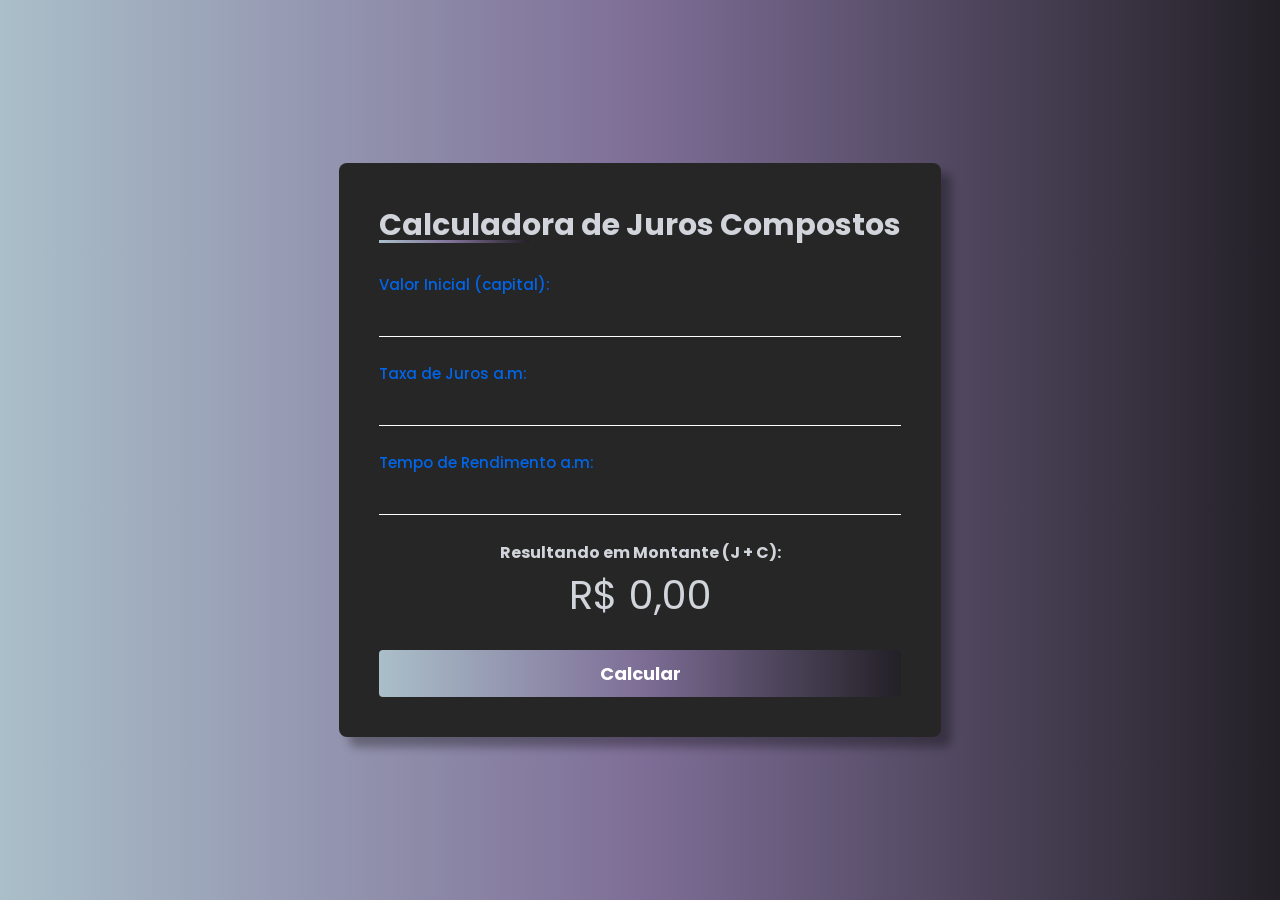
<file: html/p1/index.html>
<!DOCTYPE html>
<html lang="pt-br">
<head>
    <meta charset="UTF-8">
    <meta http-equiv="X-UA-Compatible" content="IE=edge">
    <meta name="viewport" content="width=device-width, initial-scale=1.0">

    <link rel="stylesheet" href="assets/css/style.css">

    <title>Juros Compostos - Projeto</title>
</head>
<body>
    <main id="container">
        <div id="calculator">
            <h2>
                Calculadora de Juros Compostos
            </h2>

            <div id="input_box">
                <div class="input-field">
                    <label for="value">Valor Inicial (capital):</label>
                    <input type="number" id="value">
                </div>

                <div class="input-field">
                    <label for="fee">Taxa de Juros a.m:</label>
                    <input type="number" id="fee">
                </div>

                <div class="input-field">
                    <label for="time">Tempo de Rendimento a.m:</label>
                    <input type="number" id="time">
                </div>
            </div>

            <div id="result">
                <h4>Resultando em Montante (J + C):</h4>
                <span id="total">
                    R$ 0,00
                </span>
            </div>

            <button id="calculate">
                Calcular
            </button>
        </div>
    </main>

    <script type="text/javascript" src="assets/js/script.js"></script>
</body>
</html>
</file>
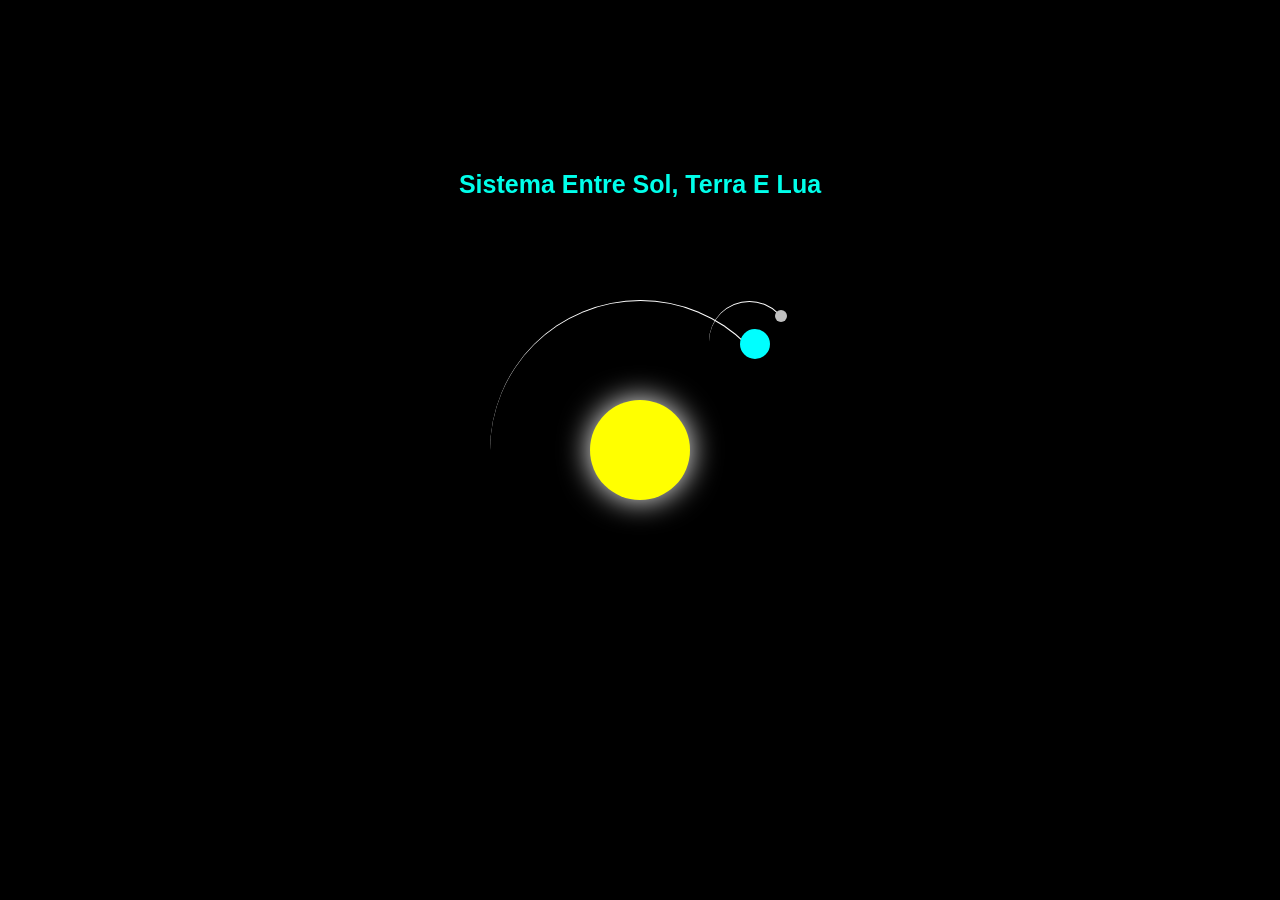
<file: html/p13/index.html>
<!DOCTYPE html>
<html lang="pt-br">
<head>
    <meta charset="UTF-8">
    <meta name="viewport" content="width=device-width, initial-scale=1.0">
    <title>Solar System</title>
    <link rel="stylesheet" href="./style.css">
</head>
<body>
    <div class="container">
        <h1>Sistema entre Sol, Terra e Lua</h1>
        <div class="sun"></div>
        <div class="earth">
            <div class="moon"></div>
        </div>
    </div>
</body>
</html>
</file>
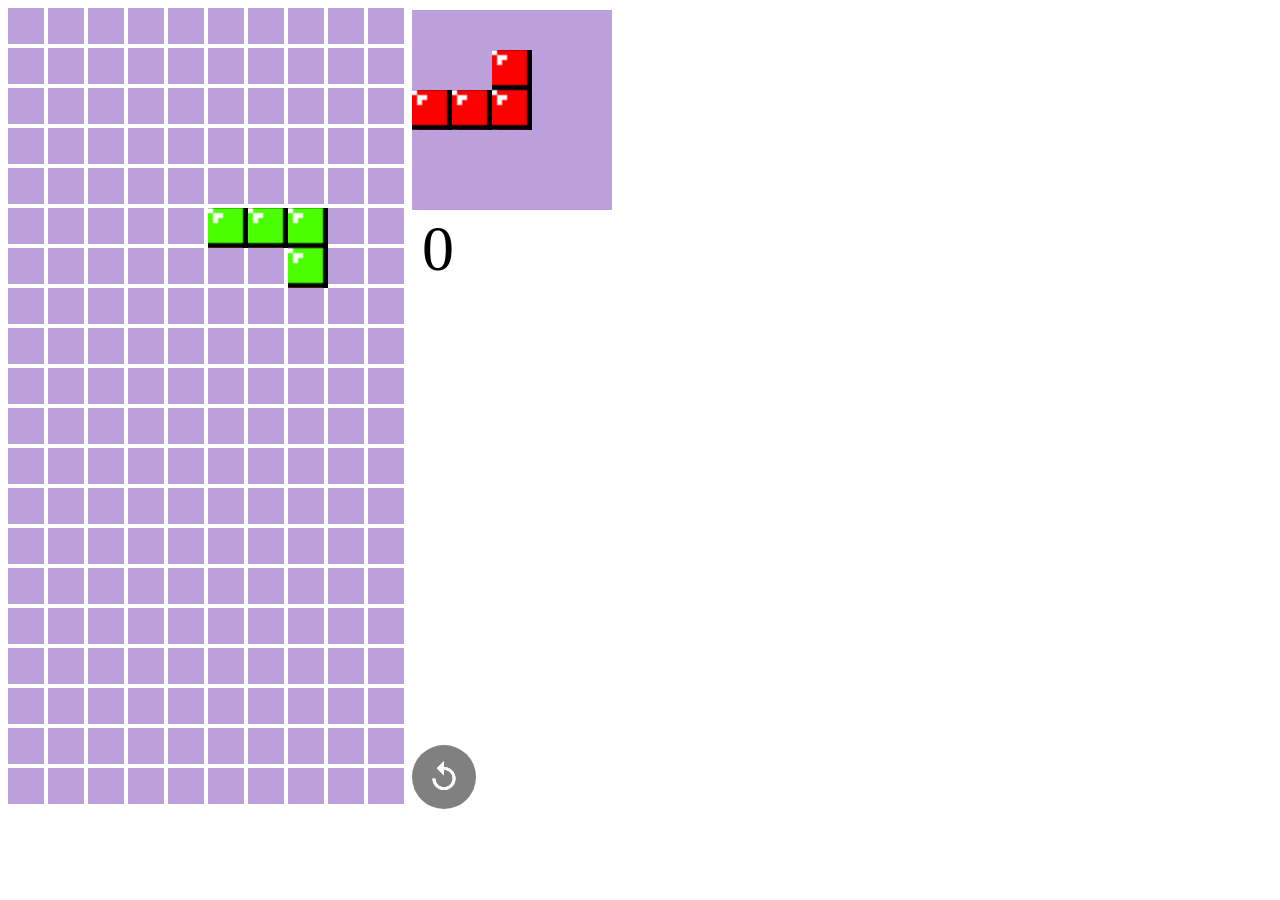
<file: html/p14/index.html>
<html>
  <head>
    <title>Tetris Game</title>
    <style>
      button:hover {
        background-color: #bca0dc !important;
      }
      button:active {
        background-color: #9969d0 !important;
      }
    </style>
  </head>
  <body>
    <canvas id="canvas" width="400" height="800"> </canvas>
    <canvas
      id="nextShapeCanvas"
      width="200"
      height="200"
      style="position: absolute; top: 10"
    >
    </canvas>

    <canvas
      id="scoreCanvas"
      width="200"
      height="200"
      style="position: absolute; top: 220"
    >
    </canvas>

    <button
      style="
        width: 64px;
        height: 64px;
        border-radius: 50%;
        background-color: gray;
        border: 0px;
      "
      onClick="resetVars()"
    >
      <svg height="100%" version="1.1" viewBox="0 0 36 36" width="100%">
        <use class="ytp-svg-shadow" xlink:href="#ytp-id-54"></use>
        <path
          class="ytp-svg-fill"
          fill="#ffffff"
          d="M 18,11 V 7 l -5,5 5,5 v -4 c 3.3,0 6,2.7 6,6 0,3.3 -2.7,6 -6,6 -3.3,0 -6,-2.7 -6,-6 h -2 c 0,4.4 3.6,8 8,8 4.4,0 8,-3.6 8,-8 0,-4.4 -3.6,-8 -8,-8 z"
          id="ytp-id-54"
        ></path>
      </svg>
    </button>
    <img id="image" src="rotations.png" style="display: none" />

    <script src="tetris.js"></script>
  </body>
</html>
</file>
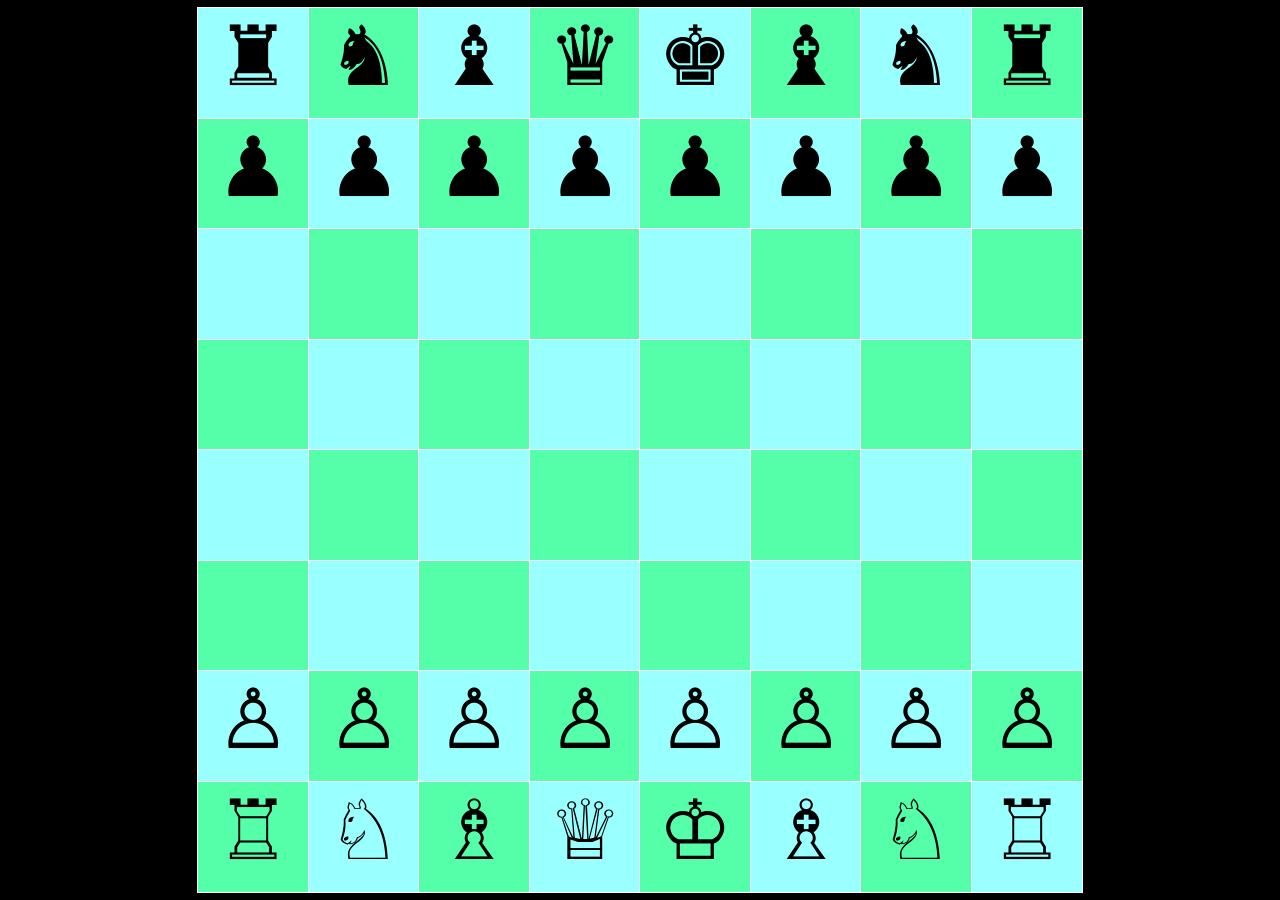
<file: html/p16/index.html>
<!DOCTYPE html>
<html lang="pt-br" >
<head>
  <meta charset="UTF-8">
  <title>Xadrez - Area da Tecnologia</title>
  <link rel="stylesheet" href="style.css">

</head>
<body>
<!doctype html>
<html>
 <head> 
  <title>Xadrez</title> 
  <meta name="viewport" content="width=device-width, initial-scale=1"> 
  <meta charset="UTF-8"> 
 </head> 
 <body> 
  <div id="container"></div> 
 </body>
</html>
  <script  src="script.js"></script>

</body>
</html>
</file>
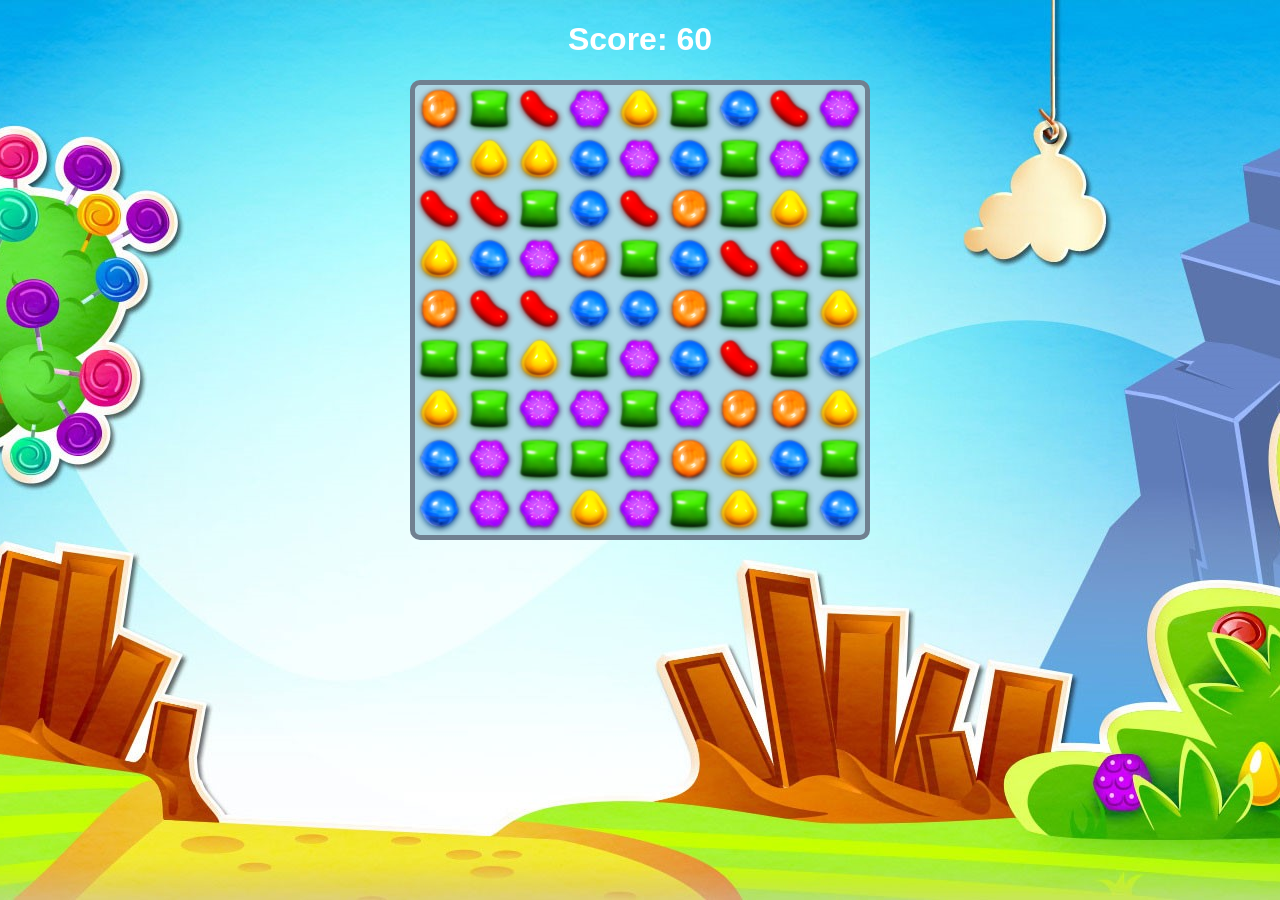
<file: html/p2/index.html>
<!DOCTYPE html>
<html>
    <head>
        <meta charset="UTF-8">
        <meta name="viewport" content="width=device-width, initial-scale=1.0">
        <title>Candy Crush - Game</title>
        <link rel="stylesheet" href="./candy.css">
        <script src="./candy.js"></script>
    </head>

    <body>
        <h1>Score: <span id="score">0</span></h1>
        <div id="board"></div>
    </body>
</html>
</file>
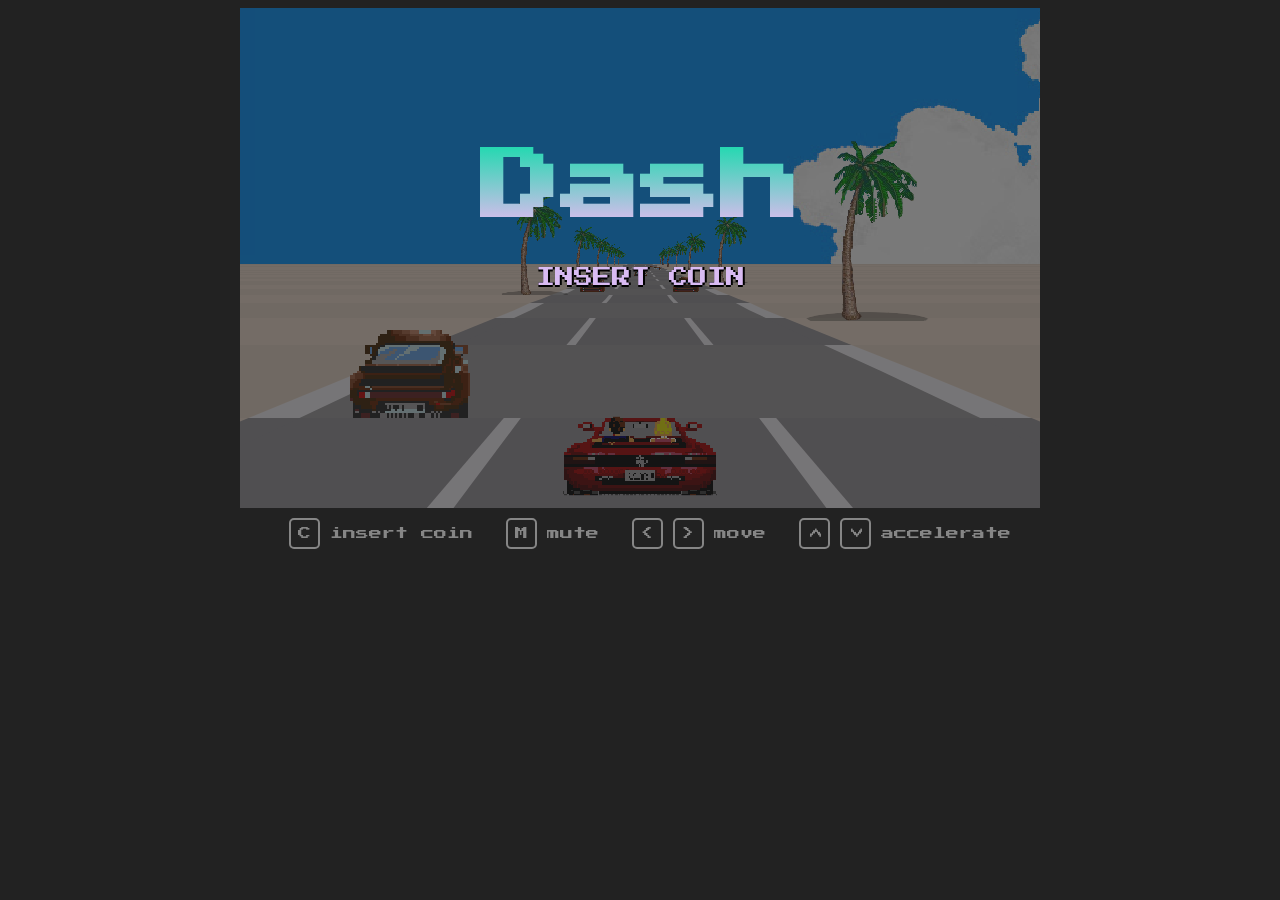
<file: html/p3/index.html>
<!DOCTYPE html>
<html lang="pt-br">
  <head>
    <meta charset="UTF-8" />
    <title>Dash</title>
<link rel="icon" href="icon.png">
    <link
      rel="stylesheet"
      href="https://fonts.googleapis.com/css?family=Press+Start+2P"
    />

    <style>
      body {
        background: #222;
        font-family: "Press Start 2P", monospace;
        font-smooth: never;
        height: 98vh;
      }

      /* UI */
      .topUI {
        position: absolute;
        z-index: 1000; /* need this cause clip-path changes stack context */
        transform: translate(-50%, 25px);
        text-shadow: -2px 0 black, 0 2px black, 2px 0 black, 0 -2px black;
        letter-spacing: 2px;
        color: #fff;
        font-size: 17px;
      }
      .topUI::before {
        display: inline-block;
        height: 17px;
        padding: 1px 2px;
        line-height: 19px;
        font-size: 17px;
        background: #fff;
        text-shadow: none;
        font-weight: 900;
        letter-spacing: 0;
        border-radius: 6px;
        margin-right: 30px;
        border: 2px solid #7dd8c9;
      }
      #time {
        left: 13%;
        color: #f4f430;
      }
      #time::before {
        content: "TIME";
        color: #f57214;
      }
      #score {
        left: 45%;
      }
      #score::before {
        content: "SCORE";
        color: #a61a9d;
      }
      #lap {
        left: 88%;
        width: 45%;
      }
      #lap::before {
        content: "LAP";
        color: #0082df;
      }

      #tacho {
        position: absolute;
        text-align: right;
        width: 23%;
        bottom: 5%;
        z-index: 2000;
        color: #e62e13;
        text-shadow: -2px 0 black, 0 2px black, 2px 0 black, 0 -2px black;
        letter-spacing: 2px;
        font-size: 23px;
      }
      #tacho::after {
        content: "km/h";
        color: #fab453;
        font-size: 18px;
        margin-left: 5px;
      }

      /*
  road
*/
      #game {
        position: relative;
        margin: 0 auto;
        overflow: hidden;
        background: #222;
        user-select: none;
        transition: opacity 10s;
      }
      #road {
        transition: opacity 2s;
        transition-timing-function: steps(8, end);
      }
      #road * {
        position: absolute;
        image-rendering: pixelated;
      }
      #hero {
        background-repeat: no-repeat;
        background-position: -110px 0;
        z-index: 2000;
        transform: scale(1.4);
      }
      #cloud {
        background-size: auto 100%;
        width: 100%;
        height: 57%;
      }

      /*
  home
*/
      #road {
        position: absolute;
        width: 100%;
        height: 100%;
      }

      #home {
        position: absolute;
        color: #fff;
        width: 100%;
        height: 100%;

        z-index: 1000; /* need this cause clip-path changes stack context */
      }

      #highscore {
        position: absolute;
        width: 100%;
        height: 20%;
        bottom: 0;
        column-count: 3;
        column-fill: auto;
      }

      #highscore * {
        color: #9e95a8;
        margin: 0 0 6px 27px;
      }

      h1 {
        position: absolute;
        left: 50%;
        top: 25%;
        transform: translate(-50%, -50%);
        font-size: 5em;

        background: -webkit-linear-gradient(#25d8b1, #e2bbf0);
        -webkit-background-clip: text;
        -webkit-text-fill-color: transparent;
      }

      #text {
        position: absolute;
        left: 50%;
        top: 50%;
        transform: translate(-50%, -50%);
        font-size: 1.2em;
        color: #d9bbf3;
        text-shadow: 0 0 black, 0 2px black, 2px 0 black, 0 0 black;
      }

      .blink {
        animation: blinker 2s steps(4, end) infinite;
      }
      @keyframes blinker {
        50% {
          opacity: 0;
        }
      }

      /*
  Guide
*/
      #controls {
        color: #868686;
        font-size: 13px;
        line-height: 13px;
        margin: 10px;
        text-align: center;
      }
      #controls > span {
        margin-left: 20px;
      }
      #controls > span > span {
        border: 2px solid #868686;
        border-radius: 5px;
        padding: 7px;
        margin-right: 10px;
        display: inline-block;
      }
      #controls > span:last-child > span {
        transform: rotate(90deg);
      }
    </style>

    <script>
      window.console = window.console || function (t) {};
    </script>

    <script>
      if (document.location.search.match(/type=embed/gi)) {
        window.parent.postMessage("resize", "*");
      }
    </script>
  </head>

  <body translate="no">
    <div id="game">
      <div id="road">
        <div id="cloud"></div>
        <div id="hero"></div>
      </div>

      <div id="hud">
        <span id="time" class="topUI">0</span>
        <span id="score" class="topUI">0</span>
        <span id="lap" class="topUI">0'00"000</span>
        <span id="tacho">0</span>
      </div>

      <div id="home">
        <h1>Dash</h1>
        <p id="text"></p>

        <div id="highscore"></div>
      </div>
    </div>

    <div id="controls">
      <span><span>C</span>insert coin</span>
      <span><span>M</span>mute</span>
      <span><span>&lt;</span><span>&gt;</span>move</span>
      <span><span>&lt;</span><span>&gt;</span>accelerate</span>
    </div>
    <script src="javascript/1.js"></script>

    <script id="rendered-js">
      // ------------------------------------------------------------
      // assets
      // ------------------------------------------------------------

      const ASSETS = {
        COLOR: {
          TAR: ["#959298", "#9c9a9d"],
          RUMBLE: ["#959298", "#f5f2f6"],
          GRASS: ["#eedccd", "#e6d4c5"],
        },

        IMAGE: {
          TREE: {
            src: "images/tree.png",
            width: 132,
            height: 192,
          },

          HERO: {
            src: "images/hero.png",
            width: 110,
            height: 56,
          },

          CAR: {
            src: "images/car04.png",
            width: 50,
            height: 36,
          },

          FINISH: {
            src: "images/finish.png",
            width: 339,
            height: 180,
            offset: -0.5,
          },

          SKY: {
            src: "images/cloud.jpg",
          },
        },

        AUDIO: {
          theme:
            "https://s3-us-west-2.amazonaws.com/s.cdpn.io/155629/theme.mp3",
          engine:
            "https://s3-us-west-2.amazonaws.com/s.cdpn.io/155629/engine.wav",
          honk: "https://s3-us-west-2.amazonaws.com/s.cdpn.io/155629/honk.wav",
          beep: "https://s3-us-west-2.amazonaws.com/s.cdpn.io/155629/beep.wav",
        },
      };

      // ------------------------------------------------------------
      // helper functions
      // ------------------------------------------------------------

      Number.prototype.pad = function (numZeros, char = 0) {
        let n = Math.abs(this);
        let zeros = Math.max(0, numZeros - Math.floor(n).toString().length);
        let zeroString = Math.pow(10, zeros)
          .toString()
          .substr(1)
          .replace(0, char);
        return zeroString + n;
      };

      Number.prototype.clamp = function (min, max) {
        return Math.max(min, Math.min(this, max));
      };

      const timestamp = (_) => new Date().getTime();
      const accelerate = (v, accel, dt) => v + accel * dt;
      const isCollide = (x1, w1, x2, w2) => (x1 - x2) ** 2 <= (w2 + w1) ** 2;

      function getRand(min, max) {
        return (Math.random() * (max - min) + min) | 0;
      }

      function randomProperty(obj) {
        let keys = Object.keys(obj);
        return obj[keys[(keys.length * Math.random()) << 0]];
      }

      function drawQuad(element, layer, color, x1, y1, w1, x2, y2, w2) {
        element.style.zIndex = layer;
        element.style.background = color;
        element.style.top = y2 + `px`;
        element.style.left = x1 - w1 / 2 - w1 + `px`;
        element.style.width = w1 * 3 + `px`;
        element.style.height = y1 - y2 + `px`;

        let leftOffset = w1 + x2 - x1 + Math.abs(w2 / 2 - w1 / 2);
        element.style.clipPath = `polygon(${leftOffset}px 0, ${
          leftOffset + w2
        }px 0, 66.66% 100%, 33.33% 100%)`;
      }

      const KEYS = {};
      const keyUpdate = (e) => {
        KEYS[e.code] = e.type === `keydown`;
        e.preventDefault();
      };
      addEventListener(`keydown`, keyUpdate);
      addEventListener(`keyup`, keyUpdate);

      function sleep(ms) {
        return new Promise(function (resolve, reject) {
          setTimeout((_) => resolve(), ms);
        });
      }

      // ------------------------------------------------------------
      // objects
      // ------------------------------------------------------------

      class Line {
        constructor() {
          this.x = 0;
          this.y = 0;
          this.z = 0;

          this.X = 0;
          this.Y = 0;
          this.W = 0;

          this.curve = 0;
          this.scale = 0;

          this.elements = [];
          this.special = null;
        }

        project(camX, camY, camZ) {
          this.scale = camD / (this.z - camZ);
          this.X = (1 + this.scale * (this.x - camX)) * halfWidth;
          this.Y = Math.ceil(((1 - this.scale * (this.y - camY)) * height) / 2);
          this.W = this.scale * roadW * halfWidth;
        }

        clearSprites() {
          for (let e of this.elements) e.style.background = "transparent";
        }

        drawSprite(depth, layer, sprite, offset) {
          let destX = this.X + this.scale * halfWidth * offset;
          let destY = this.Y + 4;
          let destW = (sprite.width * this.W) / 265;
          let destH = (sprite.height * this.W) / 265;

          destX += destW * offset;
          destY += destH * -1;

          let obj = layer instanceof Element ? layer : this.elements[layer + 6];
          obj.style.background = `url('${sprite.src}') no-repeat`;
          obj.style.backgroundSize = `${destW}px ${destH}px`;
          obj.style.left = destX + `px`;
          obj.style.top = destY + `px`;
          obj.style.width = destW + `px`;
          obj.style.height = destH + `px`;
          obj.style.zIndex = depth;
        }
      }

      class Car {
        constructor(pos, type, lane) {
          this.pos = pos;
          this.type = type;
          this.lane = lane;

          var element = document.createElement("div");
          road.appendChild(element);
          this.element = element;
        }
      }

      class Audio {
        constructor() {
          this.audioCtx = new AudioContext();

          // volume
          this.destination = this.audioCtx.createGain();
          this.volume = 1;
          this.destination.connect(this.audioCtx.destination);

          this.files = {};

          let _self = this;
          this.load(ASSETS.AUDIO.theme, "theme", function (key) {
            let source = _self.audioCtx.createBufferSource();
            source.buffer = _self.files[key];

            let gainNode = _self.audioCtx.createGain();
            gainNode.gain.value = 0.6;
            source.connect(gainNode);
            gainNode.connect(_self.destination);

            source.loop = true;
            source.start(0);
          });
        }

        get volume() {
          return this.destination.gain.value;
        }

        set volume(level) {
          this.destination.gain.value = level;
        }

        play(key, pitch) {
          if (this.files[key]) {
            let source = this.audioCtx.createBufferSource();
            source.buffer = this.files[key];
            source.connect(this.destination);
            if (pitch) source.detune.value = pitch;
            source.start(0);
          } else this.load(key, () => this.play(key));
        }

        load(src, key, callback) {
          let _self = this;
          let request = new XMLHttpRequest();
          request.open("GET", src, true);
          request.responseType = "arraybuffer";
          request.onload = function () {
            _self.audioCtx.decodeAudioData(
              request.response,
              function (beatportBuffer) {
                _self.files[key] = beatportBuffer;
                callback(key);
              },
              function () {}
            );
          };
          request.send();
        }
      }

      // ------------------------------------------------------------
      // global varriables
      // ------------------------------------------------------------

      const highscores = [];

      const width = 800;
      const halfWidth = width / 2;
      const height = 500;
      const roadW = 4000;
      const segL = 200;
      const camD = 0.2;
      const H = 1500;
      const N = 70;

      const maxSpeed = 200;
      const accel = 38;
      const breaking = -80;
      const decel = -40;
      const maxOffSpeed = 40;
      const offDecel = -70;
      const enemy_speed = 8;
      const hitSpeed = 20;

      const LANE = {
        A: -2.3,
        B: -0.5,
        C: 1.2,
      };

      const mapLength = 15000;

      // loop
      let then = timestamp();
      const targetFrameRate = 1000 / 25; // in ms

      let audio;

      // game
      let inGame,
        start,
        playerX,
        speed,
        scoreVal,
        pos,
        cloudOffset,
        sectionProg,
        mapIndex,
        countDown;
      let lines = [];
      let cars = [];

      // ------------------------------------------------------------
      // map
      // ------------------------------------------------------------

      function getFun(val) {
        return (i) => val;
      }

      function genMap() {
        let map = [];

        for (var i = 0; i < mapLength; i += getRand(0, 50)) {
          let section = {
            from: i,
            to: (i = i + getRand(300, 600)),
          };

          let randHeight = getRand(-5, 5);
          let randCurve = getRand(5, 30) * (Math.random() >= 0.5 ? 1 : -1);
          let randInterval = getRand(20, 40);

          if (Math.random() > 0.9)
            Object.assign(section, {
              curve: (_) => randCurve,
              height: (_) => randHeight,
            });
          else if (Math.random() > 0.8)
            Object.assign(section, {
              curve: (_) => 0,
              height: (i) => Math.sin(i / randInterval) * 1000,
            });
          else if (Math.random() > 0.8)
            Object.assign(section, {
              curve: (_) => 0,
              height: (_) => randHeight,
            });
          else
            Object.assign(section, {
              curve: (_) => randCurve,
              height: (_) => 0,
            });

          map.push(section);
        }

        map.push({
          from: i,
          to: i + N,
          curve: (_) => 0,
          height: (_) => 0,
          special: ASSETS.IMAGE.FINISH,
        });
        map.push({ from: Infinity });
        return map;
      }

      let map = genMap();

      // ------------------------------------------------------------
      // additional controls
      // ------------------------------------------------------------

      addEventListener(`keyup`, function (e) {
        if (e.code === "KeyM") {
          e.preventDefault();

          audio.volume = audio.volume === 0 ? 1 : 0;
          return;
        }

        if (e.code === "KeyC") {
          e.preventDefault();

          if (inGame) return;

          sleep(0)
            .then((_) => {
              text.classList.remove("blink");
              text.innerText = 3;
              audio.play("beep");
              return sleep(1000);
            })
            .then((_) => {
              text.innerText = 2;
              audio.play("beep");
              return sleep(1000);
            })
            .then((_) => {
              reset();

              home.style.display = "none";

              road.style.opacity = 1;
              hero.style.display = "block";
              hud.style.display = "block";

              audio.play("beep", 500);

              inGame = true;
            });

          return;
        }

        if (e.code === "Escape") {
          e.preventDefault();

          reset();
        }
      });

      // ------------------------------------------------------------
      // game loop
      // ------------------------------------------------------------

      function update(step) {
        // prepare this iteration
        pos += speed;
        while (pos >= N * segL) pos -= N * segL;
        while (pos < 0) pos += N * segL;

        var startPos = (pos / segL) | 0;
        let endPos = (startPos + N - 1) % N;

        scoreVal += speed * step;
        countDown -= step;

        // left / right position
        playerX -= (lines[startPos].curve / 5000) * step * speed;

        if (KEYS.ArrowRight)
          (hero.style.backgroundPosition = "-220px 0"),
            (playerX += 0.007 * step * speed);
        else if (KEYS.ArrowLeft)
          (hero.style.backgroundPosition = "0 0"),
            (playerX -= 0.007 * step * speed);
        else hero.style.backgroundPosition = "-110px 0";

        playerX = playerX.clamp(-3, 3);

        // speed

        if (inGame && KEYS.ArrowUp) speed = accelerate(speed, accel, step);
        else if (KEYS.ArrowDown) speed = accelerate(speed, breaking, step);
        else speed = accelerate(speed, decel, step);

        if (Math.abs(playerX) > 0.55 && speed >= maxOffSpeed) {
          speed = accelerate(speed, offDecel, step);
        }

        speed = speed.clamp(0, maxSpeed);

        // update map
        let current = map[mapIndex];
        let use = current.from < scoreVal && current.to > scoreVal;
        if (use) sectionProg += speed * step;
        lines[endPos].curve = use ? current.curve(sectionProg) : 0;
        lines[endPos].y = use ? current.height(sectionProg) : 0;
        lines[endPos].special = null;

        if (current.to <= scoreVal) {
          mapIndex++;
          sectionProg = 0;

          lines[endPos].special = map[mapIndex].special;
        }

        // win / lose + UI

        if (!inGame) {
          speed = accelerate(speed, breaking, step);
          speed = speed.clamp(0, maxSpeed);
        } else if (countDown <= 0 || lines[startPos].special) {
          tacho.style.display = "none";

          home.style.display = "block";
          road.style.opacity = 0.4;
          text.innerText = "INSERT COIN";

          highscores.push(lap.innerText);
          highscores.sort();
          updateHighscore();

          inGame = false;
        } else {
          time.innerText = (countDown | 0).pad(3);
          score.innerText = (scoreVal | 0).pad(8);
          tacho.innerText = speed | 0;

          let cT = new Date(timestamp() - start);
          lap.innerText = `${cT.getMinutes()}'${cT.getSeconds().pad(2)}"${cT
            .getMilliseconds()
            .pad(3)}`;
        }

        // sound
        if (speed > 0) audio.play("engine", speed * 4);

        // draw cloud
        cloud.style.backgroundPosition = `${
          (cloudOffset -= lines[startPos].curve * step * speed * 0.13) | 0
        }px 0`;

        // other cars
        for (let car of cars) {
          car.pos = (car.pos + enemy_speed * step) % N;

          // respawn
          if ((car.pos | 0) === endPos) {
            if (speed < 30) car.pos = startPos;
            else car.pos = endPos - 2;
            car.lane = randomProperty(LANE);
          }

          // collision
          const offsetRatio = 5;
          if (
            (car.pos | 0) === startPos &&
            isCollide(playerX * offsetRatio + LANE.B, 0.5, car.lane, 0.5)
          ) {
            speed = Math.min(hitSpeed, speed);
            if (inGame) audio.play("honk");
          }
        }

        // draw road
        let maxy = height;
        let camH = H + lines[startPos].y;
        let x = 0;
        let dx = 0;

        for (let n = startPos; n < startPos + N; n++) {
          let l = lines[n % N];
          let level = N * 2 - n;

          // update view
          l.project(
            playerX * roadW - x,
            camH,
            startPos * segL - (n >= N ? N * segL : 0)
          );
          x += dx;
          dx += l.curve;

          // clear assets
          l.clearSprites();

          // first draw section assets
          if (n % 10 === 0) l.drawSprite(level, 0, ASSETS.IMAGE.TREE, -2);
          if ((n + 5) % 10 === 0)
            l.drawSprite(level, 0, ASSETS.IMAGE.TREE, 1.3);

          if (l.special)
            l.drawSprite(level, 0, l.special, l.special.offset || 0);

          for (let car of cars)
            if ((car.pos | 0) === n % N)
              l.drawSprite(level, car.element, car.type, car.lane);

          // update road

          if (l.Y >= maxy) continue;
          maxy = l.Y;

          let even = ((n / 2) | 0) % 2;
          let grass = ASSETS.COLOR.GRASS[even * 1];
          let rumble = ASSETS.COLOR.RUMBLE[even * 1];
          let tar = ASSETS.COLOR.TAR[even * 1];

          let p = lines[(n - 1) % N];

          drawQuad(
            l.elements[0],
            level,
            grass,
            width / 4,
            p.Y,
            halfWidth + 2,
            width / 4,
            l.Y,
            halfWidth
          );
          drawQuad(
            l.elements[1],
            level,
            grass,
            (width / 4) * 3,
            p.Y,
            halfWidth + 2,
            (width / 4) * 3,
            l.Y,
            halfWidth
          );

          drawQuad(
            l.elements[2],
            level,
            rumble,
            p.X,
            p.Y,
            p.W * 1.15,
            l.X,
            l.Y,
            l.W * 1.15
          );
          drawQuad(l.elements[3], level, tar, p.X, p.Y, p.W, l.X, l.Y, l.W);

          if (!even) {
            drawQuad(
              l.elements[4],
              level,
              ASSETS.COLOR.RUMBLE[1],
              p.X,
              p.Y,
              p.W * 0.4,
              l.X,
              l.Y,
              l.W * 0.4
            );
            drawQuad(
              l.elements[5],
              level,
              tar,
              p.X,
              p.Y,
              p.W * 0.35,
              l.X,
              l.Y,
              l.W * 0.35
            );
          }
        }
      }

      // ------------------------------------------------------------
      // init
      // ------------------------------------------------------------

      function reset() {
        inGame = false;

        start = timestamp();
        countDown = map[map.length - 2].to / 130 + 10;

        playerX = 0;
        speed = 0;
        scoreVal = 0;

        pos = 0;
        cloudOffset = 0;
        sectionProg = 0;
        mapIndex = 0;

        for (let line of lines) line.curve = line.y = 0;

        text.innerText = "INSERT COIN";
        text.classList.add("blink");

        road.style.opacity = 0.4;
        hud.style.display = "none";
        home.style.display = "block";
        tacho.style.display = "block";
      }

      function updateHighscore() {
        let hN = Math.min(12, highscores.length);
        for (let i = 0; i < hN; i++) {
          highscore.children[i].innerHTML = `${(i + 1).pad(2, "&nbsp;")}. ${
            highscores[i]
          }`;
        }
      }

      function init() {
        game.style.width = width + "px";
        game.style.height = height + "px";

        hero.style.top = height - 80 + "px";
        hero.style.left = halfWidth - ASSETS.IMAGE.HERO.width / 2 + "px";
        hero.style.background = `url(${ASSETS.IMAGE.HERO.src})`;
        hero.style.width = `${ASSETS.IMAGE.HERO.width}px`;
        hero.style.height = `${ASSETS.IMAGE.HERO.height}px`;

        cloud.style.backgroundImage = `url(${ASSETS.IMAGE.SKY.src})`;

        audio = new Audio();
        Object.keys(ASSETS.AUDIO).forEach((key) =>
          audio.load(ASSETS.AUDIO[key], key, (_) => 0)
        );

        cars.push(new Car(0, ASSETS.IMAGE.CAR, LANE.C));
        cars.push(new Car(10, ASSETS.IMAGE.CAR, LANE.B));
        cars.push(new Car(20, ASSETS.IMAGE.CAR, LANE.C));
        cars.push(new Car(35, ASSETS.IMAGE.CAR, LANE.C));
        cars.push(new Car(50, ASSETS.IMAGE.CAR, LANE.A));
        cars.push(new Car(60, ASSETS.IMAGE.CAR, LANE.B));
        cars.push(new Car(70, ASSETS.IMAGE.CAR, LANE.A));

        for (let i = 0; i < N; i++) {
          var line = new Line();
          line.z = i * segL + 270;

          for (let j = 0; j < 6 + 2; j++) {
            var element = document.createElement("div");
            road.appendChild(element);
            line.elements.push(element);
          }

          lines.push(line);
        }

        for (let i = 0; i < 12; i++) {
          var element = document.createElement("p");
          highscore.appendChild(element);
        }
        updateHighscore();

        reset();

        // START GAME LOOP
        (function loop() {
          requestAnimationFrame(loop);

          let now = timestamp();
          let delta = now - then;

          if (delta > targetFrameRate) {
            then = now - (delta % targetFrameRate);
            update(delta / 1000);
          }
        })();
      }

      init();
    </script>
    <script src="javascript/null.js"></script>
  </body>
</html>
</file>
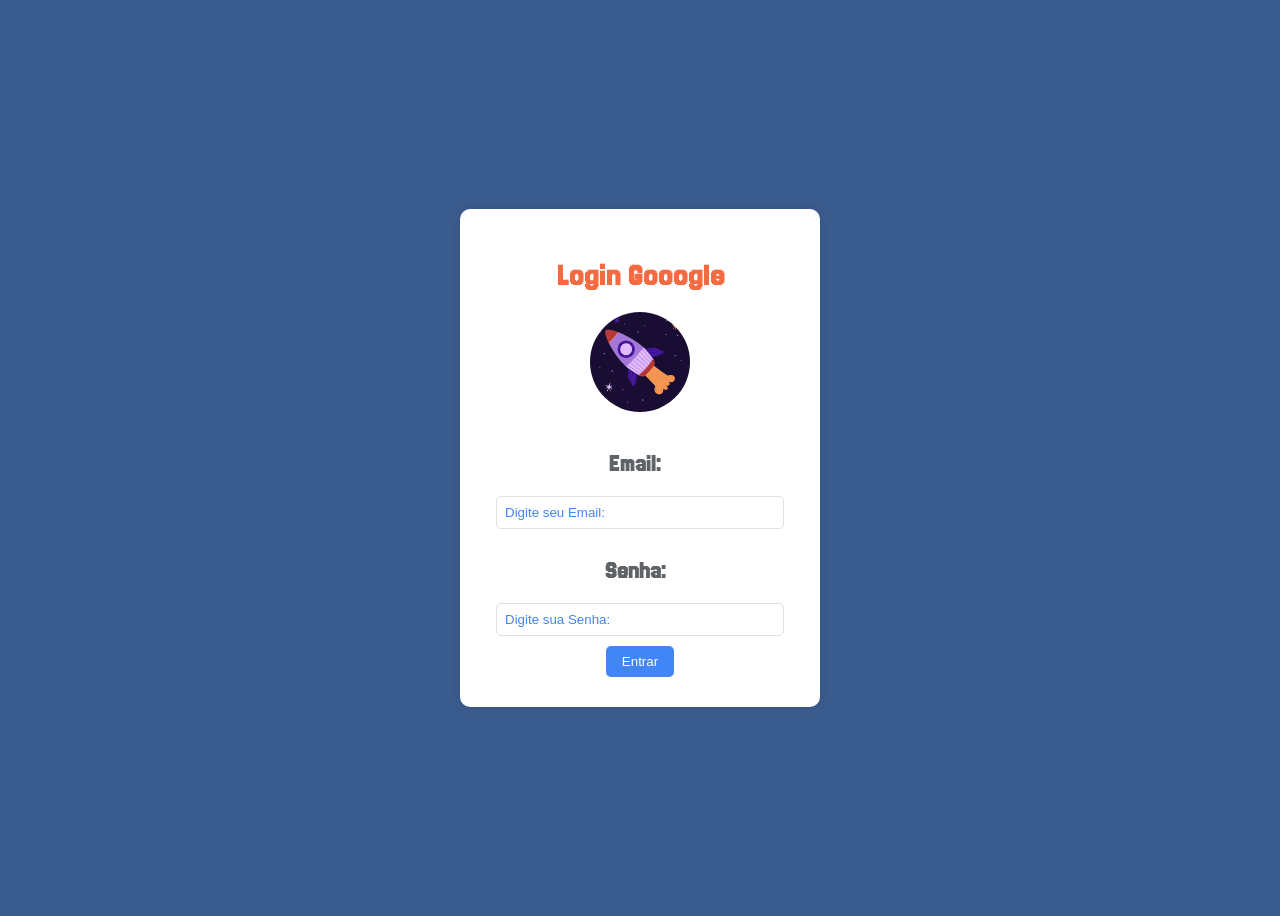
<file: html/p7/index.html>
<!DOCTYPE html>
<html lang="pt-br">
<head>
    <meta charset="UTF-8">
    <meta name="viewport" content="width=device-width, initial-scale=1.0">
    <title>Googke - Login</title>
    <link rel="stylesheet" href="style.css">
</head>
<body>
    <!-- Login Divisão -->
    <div class="login">
        <h1>Login Gooogle</h1>
        <div class="input-container">
            <img src="img/foguete-google.avif" alt="google-foguete">
        </div>
            <h2>Email:</h2>
            <input type="text" placeholder="Digite seu Email:"/>
            <h2>Senha:</h2>
            <input type="password" placeholder="Digite sua Senha:">
        <button type="submit">Entrar</button>
    </div>
</body>
</html>
</file>
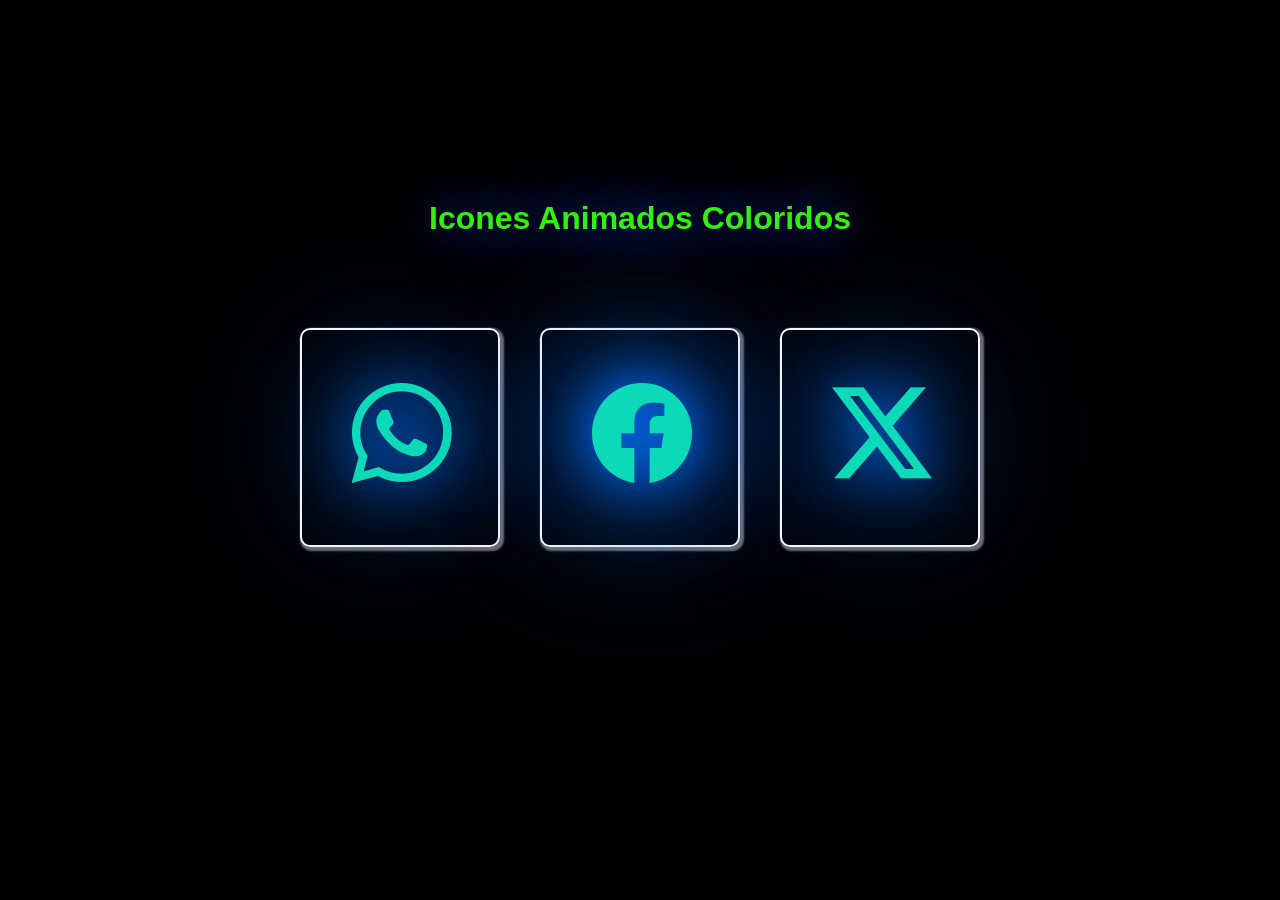
<file: html/p8/index.html>
<!DOCTYPE html>
<html lang="pt-br">
<head>
    <meta charset="UTF-8">
    <meta name="viewport" content="width=device-width, initial-scale=1.0">
    <title>Icones Neon</title>
    <link rel="stylesheet" href="style.css">
    <link rel="stylesheet" href="https://cdn.jsdelivr.net/npm/bootstrap-icons@1.11.3/font/bootstrap-icons.min.css">
</head>
<body>
    <h1>Icones Animados Coloridos</h1>
    <div class="icon">
        <i class="bi bi-whatsapp"></i>
        <i class="bi bi-facebook"></i>
        <i class="bi bi-twitter-x"></i>
    </div>
</body>
</html>
</file>
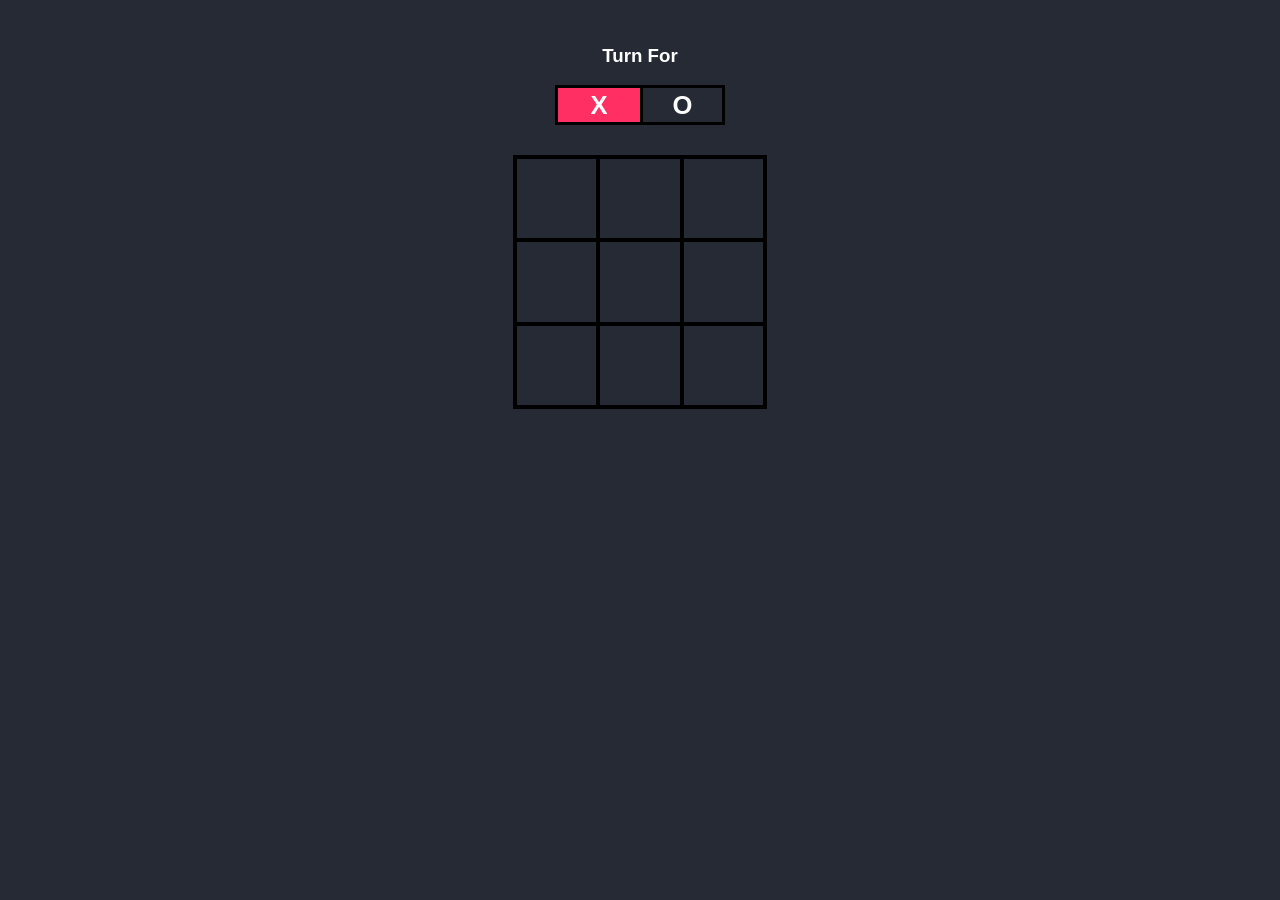
<file: html/p9/index.html>
<!DOCTYPE html>
<html lang="pt-br">
<head>
    <meta charset="UTF-8">
    <meta http-equiv="X-UA-Compatible" content="IE=edge">
    <meta name="viewport" content="width=device-width, initial-scale=1.0">
    <title>Jogo da Velha</title>
    <link rel="stylesheet" href="style.css">
</head>
<body>
    <div class="turn-container">
        <h3>Turn For</h3>
        <div class="turn-box align">X</div>
        <div class="turn-box align">O</div>
        <div class="bg"></div>
    </div>
    <div class="main-grid">
        <div class="box align">0</div>
        <div class="box align">1</div>
        <div class="box align">2</div>
        <div class="box align">3</div>
        <div class="box align">4</div>
        <div class="box align">5</div>
        <div class="box align">6</div>
        <div class="box align">7</div>
        <div class="box align">8</div>
    </div>
    <h2 id="results"></h2>
    <button id="play-again">Jogar Novamente</button>
    <script src="script.js"></script>
</body>
</html>
</file>
<file: html/p1/assets/css/style.css>
@import url('https://fonts.googleapis.com/css2?family=Poppins:wght@100;200;300;400;500&display=swap');

:root {
    --linear-gradient: linear-gradient(90deg, #aabfc9, #7e6e97, #232027);
}

* {
    font-family: 'Poppins', sans-serif;
    margin: 0;
    padding: 0;
    box-sizing: border-box;
}

#container {
    width: 100%;
    height: 100vh;
    display: flex;
    align-items: center;
    justify-content: center;
    background: var(--linear-gradient);
    color: #d1d5db;
}

#calculator {
    background-color: #262626;
    padding: 40px;
    border-radius: 8px;
    box-shadow: 10px 10px 10px rgba(0,0,0,0.323);
    display: flex;
    flex-direction: column;
    gap: 25px;
}

#calculator h2 {
    font-size: 30px;
    position: relative;
}

#calculator h2::before{
    position: absolute;
    content: '';
    height: 3px;
    width: 150px;
    background: var(--linear-gradient);
    bottom: 5px;
}

#input_box {
    display: flex;
    flex-direction: column;
    gap: 25px;
}

.input-field {
    display: flex;
    flex-direction: column;
    width: 100%;
}

.input-field label {
    font-size: 15px;
    color: #0065e9;
    font-weight: 500;
}

.input-field input {
    background-color: transparent;
    border: none;
    border-bottom: 1px solid #ffffff;
    color: #fff;
    font-size: 20px;
    padding: 5px;
}

.input-field input:focus {
    outline: none;
}

#result {
    text-align: center;
}

#total {
    font-size: 40px;
}

#calculate {
    background: var(--linear-gradient);
    border: none;
    padding: 10px;
    color: #fff;
    font-weight: bold;
    font-size: 18px;
    border-radius: 4px;
    cursor: pointer;
}
</file>
<file: html/p13/style.css>
body {
    margin: 0;
    height: 100vh;
    display: flex;
    align-items: center;
    justify-content: center;
    background-color: black;
    overflow: hidden;
}

.container {
    font-size: 10px;
    width: 40em;
    height: 40em;
    position: relative;
}

.sun {
    position: absolute;
    top: 15em;
    left: 15em;
    width: 10em;
    height: 10em;
    background-color: yellow;
    border-radius: 50%;
    box-shadow: 0 0 3em white;
}

.earth, .moon {
    position: absolute;
    border-style: solid;
    border-color: white transparent transparent transparent;
    border-width: 0.1em 0.1em 0 0;
    border-radius: 50%;
}

.earth {
    top: 5em;
    left: 5em;
    width: 30em;
    height: 30em;
    animation: orbit 36.5s linear infinite;
}

.moon {
    top: 0;
    right: 0;
    width: 8em;
    height: 8em;
    animation: orbit 2.7s linear infinite;
}

.earth::before,
.moon::before {
    content: '';
    position: absolute;
    border-radius: 50%;
}

.earth::before {
    top: 2.8em;
    right: 2em;
    width: 3em;
    height: 3em;
    background-color: aqua;
}

.moon::before {
    top: 0.8em;
    right: 0.2em;
    width: 1.2em;
    height: 1.2em;
    background-color: silver;
}

@keyframes orbit {
    to {
        transform: rotate(360deg);
    }
}

h1 {
    color: rgb(0, 255, 234);
    text-align: center;
    margin-top: -80px;
    font-size: 25px;
    font-family: 'Segoe UI', Tahoma, Geneva, Verdana, sans-serif;
    font-weight: 800;
    text-transform: capitalize;
}
</file>
<file: html/p16/style.css>
body {
    font-family:chess;
    margin: 0;
    background-color:#000;
}

.square {
    background: #000;
    display:inline-block;
    border: 1px solid #fff;
    text-align:center;
    position: absolute;
    cursor: pointer;
}
</file>
<file: html/p2/candy.css>
body {
    background: url("./background.jpg") no-repeat center center fixed;
    background-size: cover;
    font-family: Arial, Helvetica, sans-serif;
    color: white;
    text-align: center;
}

#board {
    width: 450px;
    height: 450px;
    background-color: lightblue;
    border: 5px solid slategray;
    border-radius: 10px;
    margin: 0 auto;
    display: flex;
    flex-wrap: wrap;
}

#board img {
    width: 50px;
    height: 50px;
}
</file>
<file: html/p7/style.css>
@import url('https://fonts.googleapis.com/css2?family=Jersey+20&display=swap');

body {
    background-color: #3a5b8d;
    display: flex;
    justify-content: center; 
    align-items: center; 
    height: 100vh;
}

.login {
    width: 300px; 
    padding: 30px;
    background-color: #fff;
    border-radius: 10px;
    box-shadow: 0px 0px 10px rgba(0, 0, 0, 0.1);
    text-align: center;
}

.login h1 {
    margin-bottom: 20px;
    font-family: "Jersey 20", sans-serif;
    color: #f46b42;
}

.input-container {
    display: flex;
    align-items: center;
    margin-bottom: 10px;
    width: 100%;
}

h2 {
    margin-right: 10px;
    font-family: "Jersey 20", sans-serif;
    color: #5f6368; 
}

input[type="text"],
input[type="password"] {
    width: calc(100% - 30px); 
    padding: 8px;
    border-radius: 5px;
    border: 1px solid #dfe1e5; 
    margin-bottom: 10px;
    outline: none;
}

input[type="text"]:focus,
input[type="password"]:focus {
    border-color: #4285f4; 
}

input::placeholder {
    color: #b9bbbe; 
}

button[type="submit"] {
    background-color: #4285f4; 
    color: #fff;
    padding: 8px 16px;
    border: none;
    border-radius: 5px;
    cursor: pointer;
    transition: background-color 0.3s ease;
}

button[type="submit"]:hover {
    background-color: #3c79d8;
}

img {
    width: 100px;
    height: auto;
    border-radius: 50%;
    margin-bottom: 20px;
    margin: 0 auto 20px;
    display: block;
}

input::placeholder {
    color: #4285f4;
}
</file>
<file: html/p8/style.css>
* {
    margin: 0;
    padding: 0;
    box-sizing: border-box;
}

body {
    background-color: black;
}

.icon{
    height: 100vh;
    align-items: center;
    justify-content: center;
    display: flex;
    font-size: 100px;
    margin-top: -250px
}

.icon i{
    width: 200px;
    border: 2px solid rgb(255, 255, 255);
    box-shadow: 2px 2px 2px 2px rgb(117, 110, 110);
    border-radius: 10px;
    margin-left: 20px;
    margin-right: 20px;
    padding: 50px;
    color: rgb(12, 218, 184);
    cursor: pointer;
    animation: animate 3s linear infinite;
    text-shadow: 0 0 50px #0072ff, 0 0 100px #0072ff, 0 0 150px #0072ff,
        0 0 200px #0072ff;
    animation-delay: 0.3s;
}

@keyframes animate {
    from {
        filter: hue-rotate(0deg);
    }
    to {
        filter: hue-rotate(360deg);
    }
}

h1 {
    color: rgb(53, 241, 16);
    font-family: 'Segoe UI', Tahoma, Geneva, Verdana, sans-serif;
    display: flex;
    justify-content: center;
    margin-top: 200px;
    animation: animate 3s linear infinite;
    animation-delay: 0.3s;
    text-shadow: 0 0 50px #0072ff, 0 0 100px #0072ff, 0 0 150px #0072ff,
    0 0 200px #0072ff;
}
</file>
<file: html/p9/style.css>
*{
    color: white;
    font-family: sans-serif;
    transition: 0.2s ease-in-out;
    user-select: none;
}

.align{
    display: flex;
    justify-content: center;
    align-items: center;
}

body{
    background-color: #252A34;
    margin: 0;
    padding: 0;
    width: 100vw;
    text-align: center;
    padding-top: 5vh;
}

.turn-container{
    width: 170px;
    height: 80px;
    margin: auto;
    display: grid;
    grid-template-columns: 1fr 1fr;
    grid-template-rows: 1fr 1fr;
    position: relative;
}

.turn-container h3{
    margin: 0;
    grid-column-start: 1;
    grid-column-end: 3;
}

.turn-container .turn-box{
    border: 3px solid #000;
    font-size: 1.6rem;
    font-weight: 700;
}

.turn-container .turn-box:nth-child(even){
    border-right: none;
}

.bg{
    position: absolute;
    bottom: 0;
    left: 0;
    width: 85px;
    height: 40px;
    background-color: #FF2E63;
    z-index: -1;
}

.main-grid{
    display: grid;
    grid-template-columns: repeat(3, 1fr);
    grid-template-rows: repeat(3, 1fr);
    height: 250px;
    width: 250px;
    margin: 30px auto;
    border: 2px solid #000;
}

.box{
    cursor: pointer;
    font-size: 2rem;
    font-weight: 700;
    border: 2px solid #000;
}

.box:hover{
    background-color: #FF2E63;
}

#play-again{
    background-color: #FF2E63;
    padding: 10px 25px;
    border: none;
    font-size: 1.2rem;
    border-radius: 5px;
    cursor: pointer;
    display: none;
}

#play-again:hover{
    padding: 10px 40px;
    background-color: #08D9D6;
    color: #000;
}
</file>
